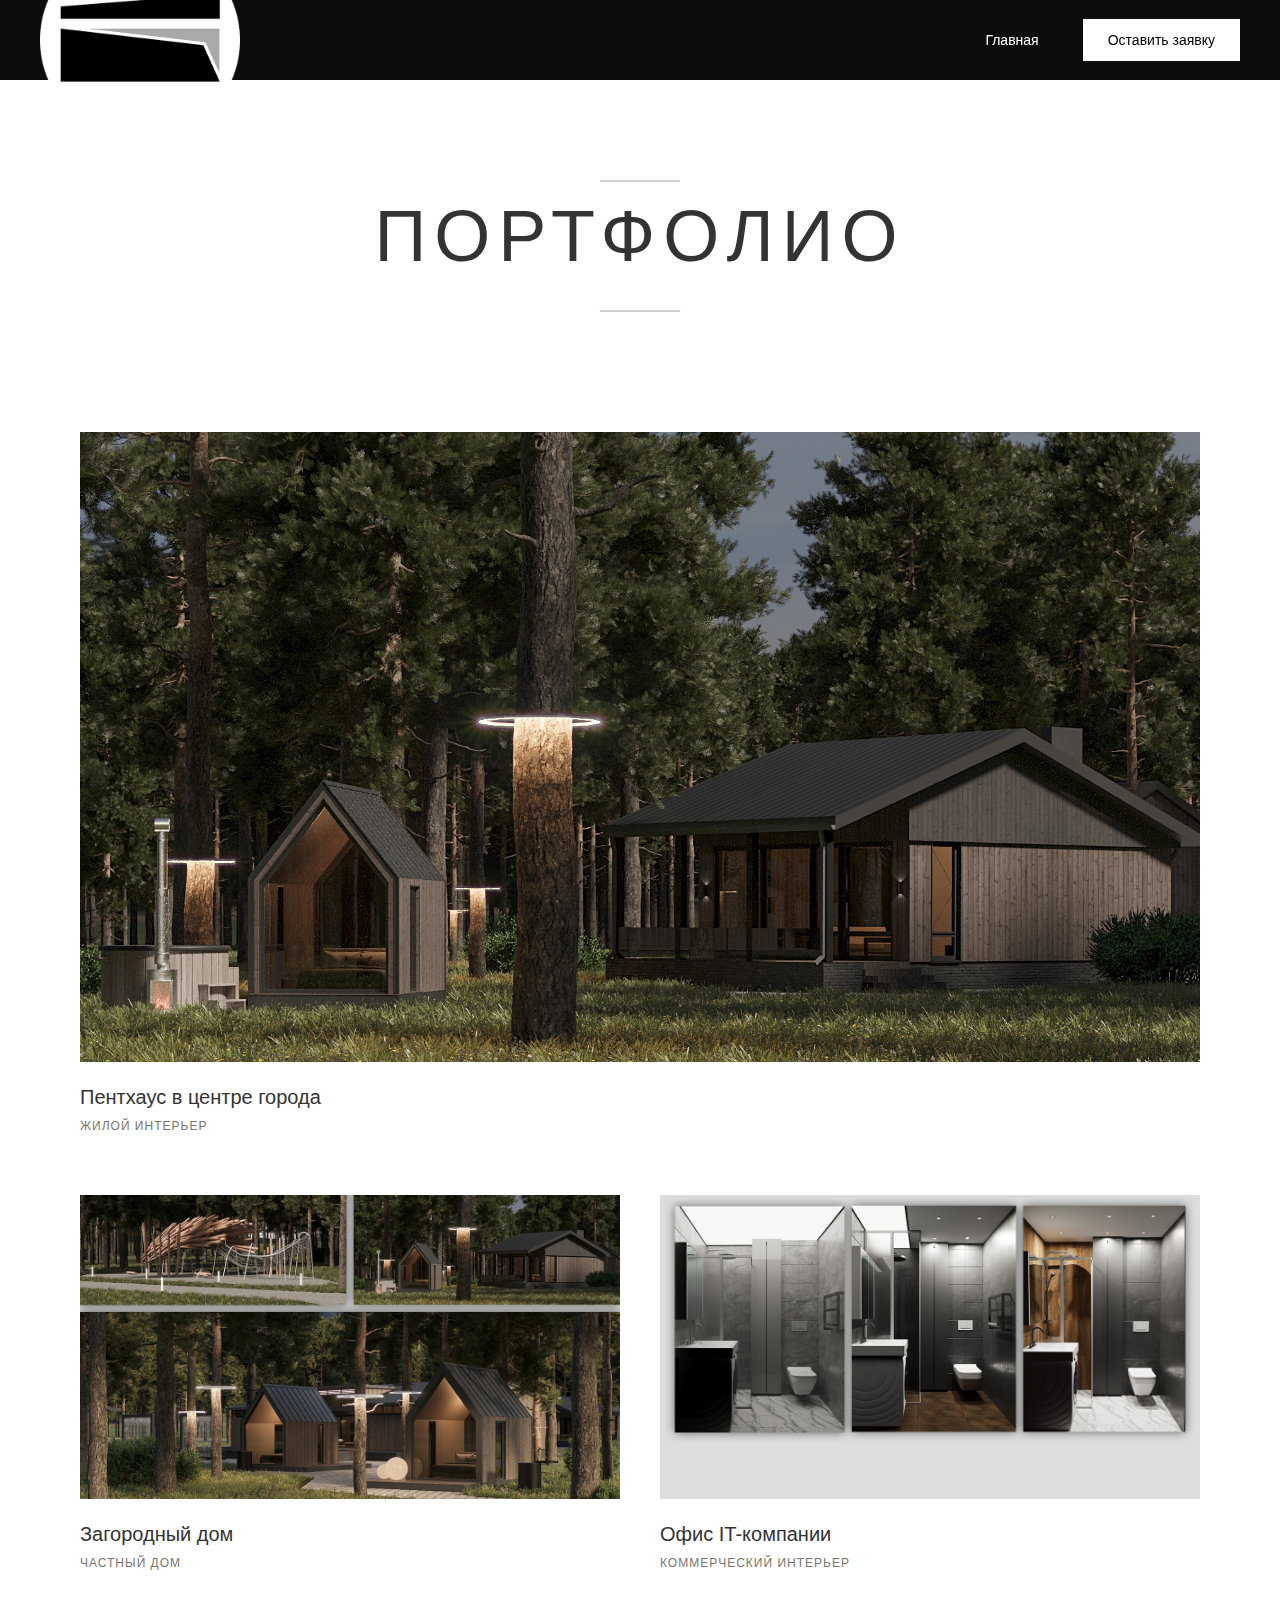
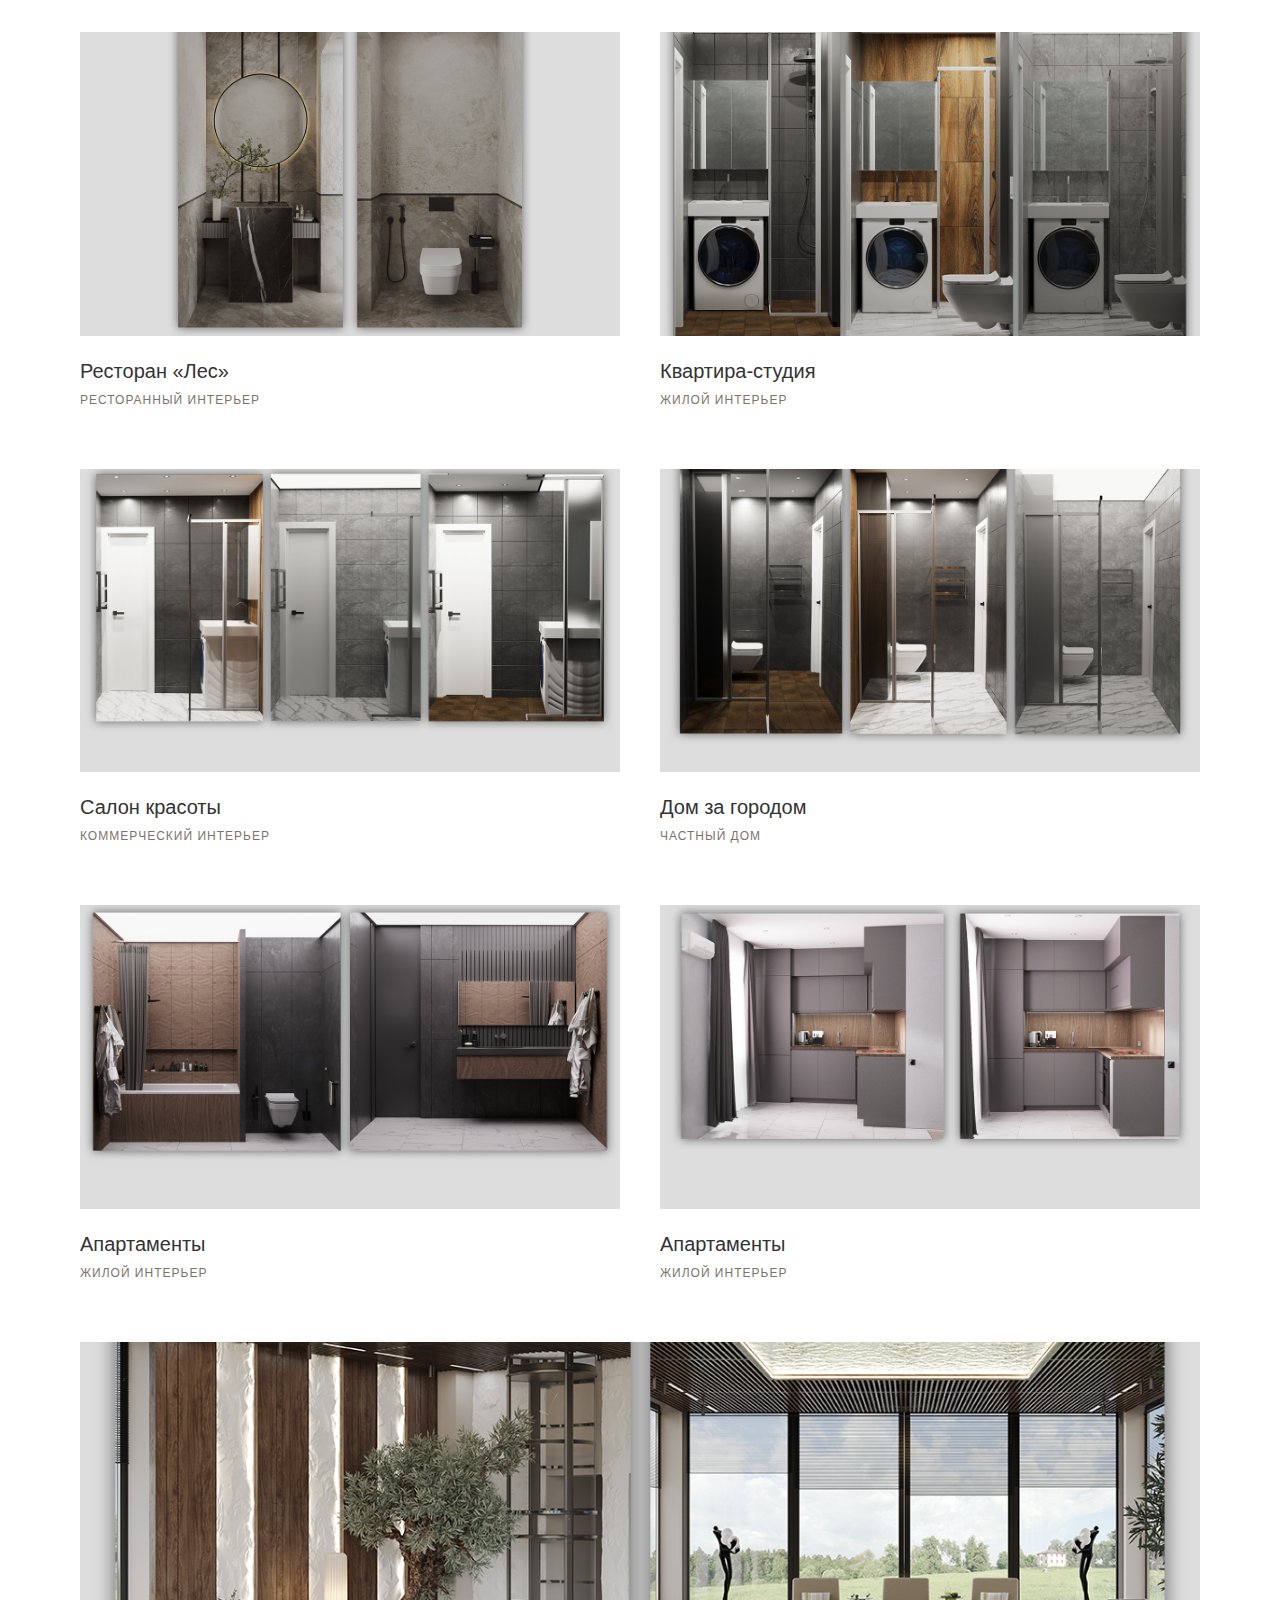
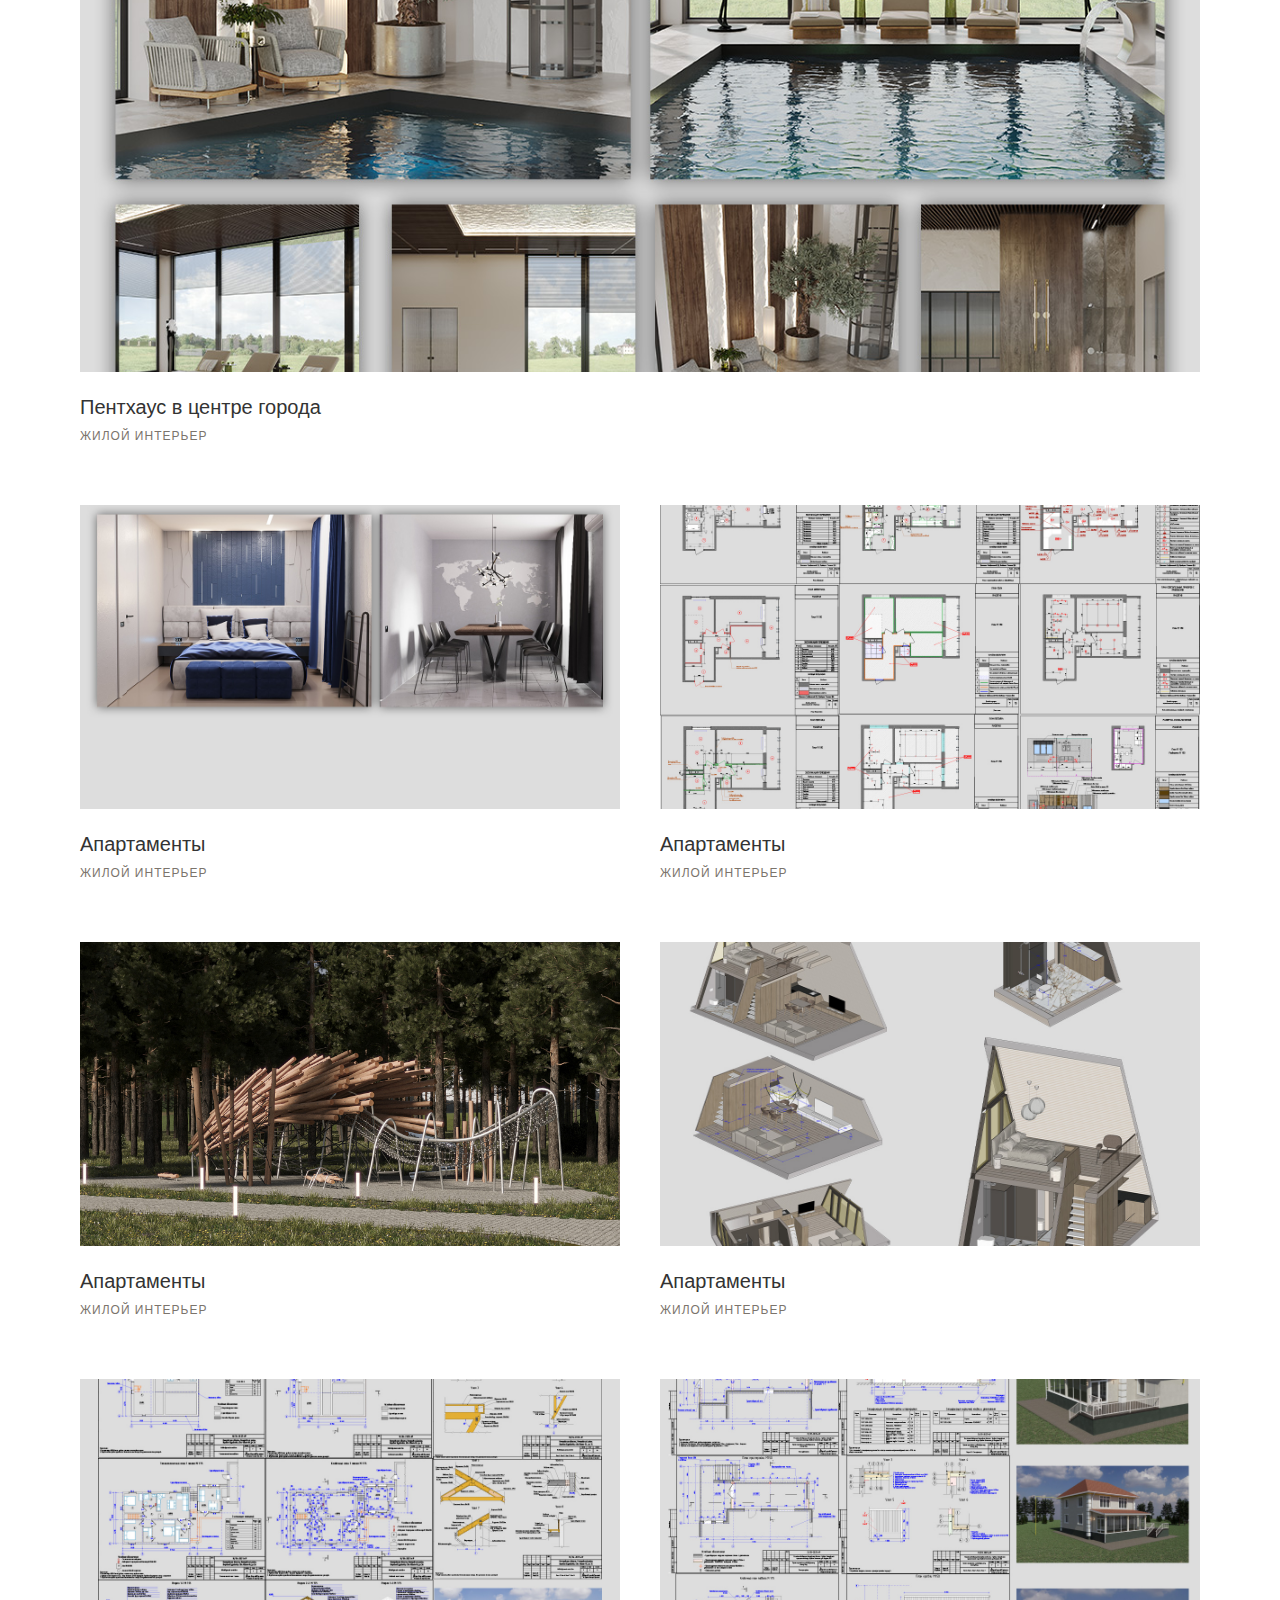
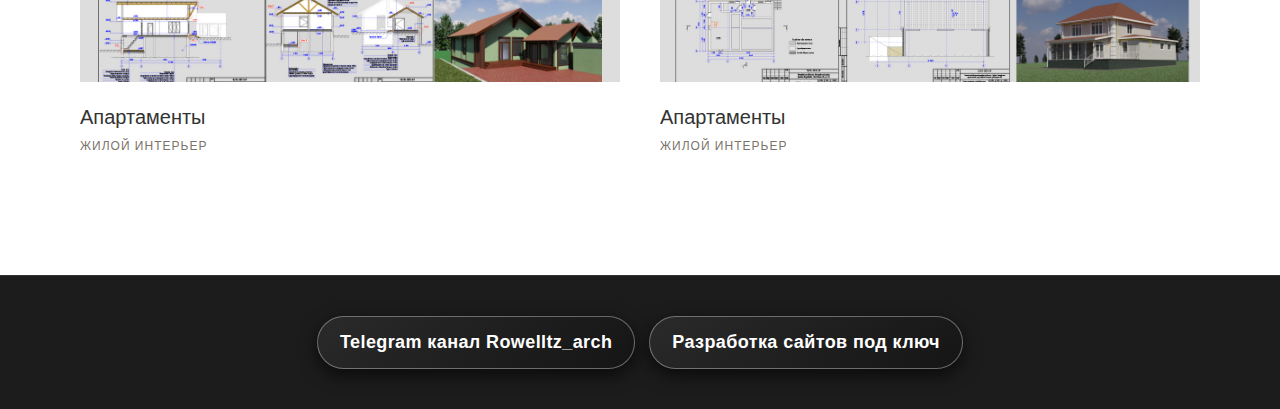
<file: portfolio.html>
<!DOCTYPE html>
<html lang="ru">
<head>
    <meta charset="UTF-8">
    <meta name="viewport" content="width=device-width, initial-scale=1.0">
    <title>Rowelltz arch. - Портфолио</title>
    <meta name="description" content="Портфолио архитектурного бюро Rowelltz arch. Проекты жилых и коммерческих интерьеров.">
    <link rel="icon" type="image/png" sizes="50x50" href="css/favicon.ico">
    <link rel="stylesheet" href="css/main.css"> <link rel="stylesheet" href="css/portfolio.css">

    <!-- Google tag (gtag.js) -->
    <script async src="https://www.googletagmanager.com/gtag/js?id=G-JLML2GPQ94"></script>
    <script>
        window.dataLayer = window.dataLayer || [];
        function gtag(){dataLayer.push(arguments);}
        gtag('js', new Date());

        gtag('config', 'G-JLML2GPQ94');
    </script>
</head>

<body>
    <div class="header__trigger"></div>
    <header class="header">
        <div class="header__logo">
            <a href="/">
                <img src="css/company_logo.png" alt="Rowelltz arch. logo">
            </a>
        </div>
        <nav class="header__nav">
            <a href="/" class="header__btn">Главная</a>
            <button type="button" class="header__btn header__btn--cta" id="open-form-btn">Оставить заявку</button>
        </nav>
    </header>
    
    <div id="modal-container"></div>

    <main>
        <section class="portfolio-hero">
            <div class="portfolio-hero__content">
                <div class="portfolio-hero__divider portfolio-animate"></div>
                <h1 class="portfolio-hero__title portfolio-animate">Портфолио</h1>
                <div class="portfolio-hero__divider portfolio-animate"></div>
            </div>
        </section>

        <!-- Portfolio grid -->
        <section class="portfolio-grid">
            <div class="portfolio-grid__items">
                <!-- Project 0 - Large -->
                <article class="portfolio-item portfolio-item_large">
                    <div class="portfolio-item__image-wrapper">
                        <img class="portfolio-item__image"
                            src="projects/0.jpg"
                            alt="Пентхаус в центре Кемерово">
                        <div class="portfolio-item__overlay">
                            <span class="portfolio-item__category">Интерьер</span>
                            <h3 class="portfolio-item__title">Пентхаус в центре</h3>
                            <span class="portfolio-item__location">г. Кемерово, 2026</span>
                        </div>
                    </div>
                    <div class="portfolio-item__info">
                        <h4 class="portfolio-item__info-title">Пентхаус в центре города</h4>
                        <span class="portfolio-item__info-category">Жилой интерьер</span>
                    </div>
                </article>

                <!-- Project 1 -->
                <article class="portfolio-item">
                    <div class="portfolio-item__image-wrapper">
                        <img class="portfolio-item__image"
                            src="projects/1.jpg"
                            alt="Загородный дом">
                        <div class="portfolio-item__overlay">
                            <span class="portfolio-item__category">Архитектура</span>
                            <h3 class="portfolio-item__title">Загородный дом</h3>
                            <span class="portfolio-item__location">п. Берёзовский, 2024</span>
                        </div>
                    </div>
                    <div class="portfolio-item__info">
                        <h4 class="portfolio-item__info-title">Загородный дом</h4>
                        <span class="portfolio-item__info-category">Частный дом</span>
                    </div>
                </article>

                <!-- Project 2 -->
                <article class="portfolio-item">
                    <div class="portfolio-item__image-wrapper">
                        <img class="portfolio-item__image"
                            src="projects/2.jpg"
                            alt="Офисное пространство">
                        <div class="portfolio-item__overlay">
                            <span class="portfolio-item__category">Коммерция</span>
                            <h3 class="portfolio-item__title">Офис IT-компании</h3>
                            <span class="portfolio-item__location">г. Кемерово, 2023</span>
                        </div>
                    </div>
                    <div class="portfolio-item__info">
                        <h4 class="portfolio-item__info-title">Офис IT-компании</h4>
                        <span class="portfolio-item__info-category">Коммерческий интерьер</span>
                    </div>
                </article>

                <!-- Project 3 -->
                <article class="portfolio-item">
                    <div class="portfolio-item__image-wrapper">
                        <img class="portfolio-item__image"
                            src="projects/3.jpg"
                            alt="Ресторан">
                        <div class="portfolio-item__overlay">
                            <span class="portfolio-item__category">Интерьер</span>
                            <h3 class="portfolio-item__title">Ресторан «Лес»</h3>
                            <span class="portfolio-item__location">г. Кемерово, 2023</span>
                        </div>
                    </div>
                    <div class="portfolio-item__info">
                        <h4 class="portfolio-item__info-title">Ресторан «Лес»</h4>
                        <span class="portfolio-item__info-category">Ресторанный интерьер</span>
                    </div>
                </article>

                <!-- Project 4 -->
                <article class="portfolio-item">
                    <div class="portfolio-item__image-wrapper">
                        <img class="portfolio-item__image"
                            src="projects/4.jpg"
                            alt="Квартира-студия">
                        <div class="portfolio-item__overlay">
                            <span class="portfolio-item__category">Интерьер</span>
                            <h3 class="portfolio-item__title">Квартира-студия</h3>
                            <span class="portfolio-item__location">г. Кемерово, 2024</span>
                        </div>
                    </div>
                    <div class="portfolio-item__info">
                        <h4 class="portfolio-item__info-title">Квартира-студия</h4>
                        <span class="portfolio-item__info-category">Жилой интерьер</span>
                    </div>
                </article>

                <!-- Project 5 -->
                <article class="portfolio-item">
                    <div class="portfolio-item__image-wrapper">
                        <img class="portfolio-item__image"
                            src="projects/5.jpg"
                            alt="Салон красоты">
                        <div class="portfolio-item__overlay">
                            <span class="portfolio-item__category">Коммерция</span>
                            <h3 class="portfolio-item__title">Салон красоты</h3>
                            <span class="portfolio-item__location">г. Кемерово, 2024</span>
                        </div>
                    </div>
                    <div class="portfolio-item__info">
                        <h4 class="portfolio-item__info-title">Салон красоты</h4>
                        <span class="portfolio-item__info-category">Коммерческий интерьер</span>
                    </div>
                </article>

                <!-- Project 6 -->
                <article class="portfolio-item">
                    <div class="portfolio-item__image-wrapper">
                        <img class="portfolio-item__image"
                            src="projects/6.jpg"
                            alt="Дом за городом">
                        <div class="portfolio-item__overlay">
                            <span class="portfolio-item__category">Архитектура</span>
                            <h3 class="portfolio-item__title">Дом за городом</h3>
                            <span class="portfolio-item__location">п. Ясногорский, 2023</span>
                        </div>
                    </div>
                    <div class="portfolio-item__info">
                        <h4 class="portfolio-item__info-title">Дом за городом</h4>
                        <span class="portfolio-item__info-category">Частный дом</span>
                    </div>
                </article>

                <!-- Project 7 -->
                <article class="portfolio-item">
                    <div class="portfolio-item__image-wrapper">
                        <img class="portfolio-item__image"
                            src="projects/7.jpg"
                            alt="Аппартаменты">
                        <div class="portfolio-item__overlay">
                            <span class="portfolio-item__category">Интерьер</span>
                            <h3 class="portfolio-item__title">Апартаменты</h3>
                            <span class="portfolio-item__location">г. Кемерово, 2024</span>
                        </div>
                    </div>
                    <div class="portfolio-item__info">
                        <h4 class="portfolio-item__info-title">Апартаменты</h4>
                        <span class="portfolio-item__info-category">Жилой интерьер</span>
                    </div>
                </article>

                <!-- Project 8 -->
                <article class="portfolio-item">
                    <div class="portfolio-item__image-wrapper">
                        <img class="portfolio-item__image"
                            src="projects/8.jpg"
                            alt="Аппартаменты">
                        <div class="portfolio-item__overlay">
                            <span class="portfolio-item__category">Интерьер</span>
                            <h3 class="portfolio-item__title">Апартаменты</h3>
                            <span class="portfolio-item__location">г. Кемерово, 2024</span>
                        </div>
                    </div>
                    <div class="portfolio-item__info">
                        <h4 class="portfolio-item__info-title">Апартаменты</h4>
                        <span class="portfolio-item__info-category">Жилой интерьер</span>
                    </div>
                </article>

                <!-- Project 9 - Large -->
                <article class="portfolio-item portfolio-item_large">
                    <div class="portfolio-item__image-wrapper">
                        <img class="portfolio-item__image"
                            src="projects/9.jpg"
                            alt="Пентхаус в центре Кемерово">
                        <div class="portfolio-item__overlay">
                            <span class="portfolio-item__category">Интерьер</span>
                            <h3 class="portfolio-item__title">Пентхаус в центре</h3>
                            <span class="portfolio-item__location">г. Кемерово, 2026</span>
                        </div>
                    </div>
                    <div class="portfolio-item__info">
                        <h4 class="portfolio-item__info-title">Пентхаус в центре города</h4>
                        <span class="portfolio-item__info-category">Жилой интерьер</span>
                    </div>
                </article>

                <!-- Project 10 -->
                <article class="portfolio-item">
                    <div class="portfolio-item__image-wrapper">
                        <img class="portfolio-item__image"
                            src="projects/10.jpg"
                            alt="Аппартаменты">
                        <div class="portfolio-item__overlay">
                            <span class="portfolio-item__category">Интерьер</span>
                            <h3 class="portfolio-item__title">Апартаменты</h3>
                            <span class="portfolio-item__location">г. Кемерово, 2024</span>
                        </div>
                    </div>
                    <div class="portfolio-item__info">
                        <h4 class="portfolio-item__info-title">Апартаменты</h4>
                        <span class="portfolio-item__info-category">Жилой интерьер</span>
                    </div>
                </article>

                <!-- Project 11 -->
                <article class="portfolio-item">
                    <div class="portfolio-item__image-wrapper">
                        <img class="portfolio-item__image"
                            src="projects/11.jpg"
                            alt="Аппартаменты">
                        <div class="portfolio-item__overlay">
                            <span class="portfolio-item__category">Интерьер</span>
                            <h3 class="portfolio-item__title">Апартаменты</h3>
                            <span class="portfolio-item__location">г. Кемерово, 2024</span>
                        </div>
                    </div>
                    <div class="portfolio-item__info">
                        <h4 class="portfolio-item__info-title">Апартаменты</h4>
                        <span class="portfolio-item__info-category">Жилой интерьер</span>
                    </div>
                </article>

                <!-- Project 12 -->
                <article class="portfolio-item">
                    <div class="portfolio-item__image-wrapper">
                        <img class="portfolio-item__image"
                            src="projects/12.jpg"
                            alt="Аппартаменты">
                        <div class="portfolio-item__overlay">
                            <span class="portfolio-item__category">Интерьер</span>
                            <h3 class="portfolio-item__title">Апартаменты</h3>
                            <span class="portfolio-item__location">г. Кемерово, 2024</span>
                        </div>
                    </div>
                    <div class="portfolio-item__info">
                        <h4 class="portfolio-item__info-title">Апартаменты</h4>
                        <span class="portfolio-item__info-category">Жилой интерьер</span>
                    </div>
                </article>

                <!-- Project 13 -->
                <article class="portfolio-item">
                    <div class="portfolio-item__image-wrapper">
                        <img class="portfolio-item__image"
                            src="projects/13.jpg"
                            alt="Аппартаменты">
                        <div class="portfolio-item__overlay">
                            <span class="portfolio-item__category">Интерьер</span>
                            <h3 class="portfolio-item__title">Апартаменты</h3>
                            <span class="portfolio-item__location">г. Кемерово, 2024</span>
                        </div>
                    </div>
                    <div class="portfolio-item__info">
                        <h4 class="portfolio-item__info-title">Апартаменты</h4>
                        <span class="portfolio-item__info-category">Жилой интерьер</span>
                    </div>
                </article>

                <!-- Project 14 -->
                <article class="portfolio-item">
                    <div class="portfolio-item__image-wrapper">
                        <img class="portfolio-item__image"
                            src="projects/14.jpg"
                            alt="Аппартаменты">
                        <div class="portfolio-item__overlay">
                            <span class="portfolio-item__category">Интерьер</span>
                            <h3 class="portfolio-item__title">Апартаменты</h3>
                            <span class="portfolio-item__location">г. Кемерово, 2024</span>
                        </div>
                    </div>
                    <div class="portfolio-item__info">
                        <h4 class="portfolio-item__info-title">Апартаменты</h4>
                        <span class="portfolio-item__info-category">Жилой интерьер</span>
                    </div>
                </article>

                <!-- Project 15 -->
                <article class="portfolio-item">
                    <div class="portfolio-item__image-wrapper">
                        <img class="portfolio-item__image"
                            src="projects/15.jpg"
                            alt="Аппартаменты">
                        <div class="portfolio-item__overlay">
                            <span class="portfolio-item__category">Интерьер</span>
                            <h3 class="portfolio-item__title">Апартаменты</h3>
                            <span class="portfolio-item__location">г. Кемерово, 2024</span>
                        </div>
                    </div>
                    <div class="portfolio-item__info">
                        <h4 class="portfolio-item__info-title">Апартаменты</h4>
                        <span class="portfolio-item__info-category">Жилой интерьер</span>
                    </div>
                </article>
            </div>
        </section>

        <footer class="portfolio-footer">
            <div class="footer-buttons">
                <a href="https://t.me/Rowelltz_arch" target="_blank" class="footer-btn">
                    Telegram канал Rowelltz_arch
                </a>
                <a href="https://kwork.ru/website-development/42671859/razrabotka-sayta-pod-klyuch" target="_blank" class="footer-btn footer-btn_dev">
                    Разработка сайтов под ключ
                </a>
            </div>
        </footer>
    </main>

    <script src="js/portfolio.js"></script>
</body>
</html>
</file>
<file: css/portfolio.css>
:root {
    --color-bg: #ffffff;
    --color-text: #333333;
    --color-accent: #7b746c;
    --color-divider: #d2cec9;
    --color-overlay: rgba(26, 26, 26, 0.85);
    --font-main: Helvetica, Arial, sans-serif;
    --transition: all 0.4s cubic-bezier(0.25, 0.46, 0.45, 0.94);
}

/* Base settings */
body {
    margin: 0;
    padding: 0;
    background-color: var(--color-bg);
    color: var(--color-text);
    font-family: var(--font-main);
    -webkit-font-smoothing: antialiased;
}

/* Modal Container */
#modal-container {
    background: rgba(0, 0, 0, 0.6);
    display: none;
    position: fixed;
    top: 0;
    left: 0;
    width: 100vw;
    height: 100vh;
    justify-content: center;
    align-items: center;
    z-index: 1000;
}

.modal-wrapper {
    display: flex;
    justify-content: center;
    align-items: center;
    width: 100%;
}

/* Header */
.header {
    position: fixed;
    top: 0;
    left: 0;
    right: 0;
    height: 80px;
    background-color: rgba(0, 0, 0, 0.95);
    display: flex;
    align-items: center;
    justify-content: space-between;
    padding: 0 40px;
    z-index: 1000;
    color: #fff;
    transition: transform 0.4s ease-in-out;
    transform: translateY(-100%);
}

.header__btn:hover {
    background-color: #ffffff;
    color: #000000;
}

/* Hero-section */
.portfolio-hero {
    padding: 180px 40px 60px;
    max-width: 1200px;
    margin: 0 auto;
    text-align: center;
}

.portfolio-hero__title {
    font-size: 72px;
    font-weight: 300;
    margin: 0 0 20px 0;
    text-transform: uppercase;
    letter-spacing: 8px;
    color: var(--color-text);
}

.portfolio-hero__divider {
    width: 80px;
    height: 2px;
    background-color: var(--color-divider);
    margin: 0 auto;
}

/* Project web */
.portfolio-grid {
    padding: 60px 40px 100px;
    max-width: 1200px;
    margin: 0 auto;
}

.portfolio-grid__items {
    display: grid;
    grid-template-columns: repeat(2, 1fr);
    gap: 40px;
}

.portfolio-item {
    text-decoration: none;
    color: inherit;
}

.portfolio-item_large {
    grid-column: span 2;
}

.portfolio-item__image-wrapper {
    position: relative;
    aspect-ratio: 16 / 9;
    overflow: hidden;
    background-color: #f5f5f5;
}

.portfolio-item__image {
    width: 100%;
    height: 100%;
    object-fit: cover;
    transition: transform 0.8s ease;
}

.portfolio-item:hover .portfolio-item__image {
    transform: scale(1.05);
}

/* Overlay while hover */
.portfolio-item__overlay {
    position: absolute;
    top: 0; left: 0; right: 0; bottom: 0;
    background: var(--color-overlay);
    display: flex;
    flex-direction: column;
    justify-content: center;
    align-items: center;
    opacity: 0;
    transition: opacity 0.4s ease;
    padding: 30px;
    text-align: center;
    color: #fff;
}

.portfolio-item:hover .portfolio-item__overlay {
    opacity: 1;
}

.portfolio-item__category {
    font-size: 11px;
    text-transform: uppercase;
    letter-spacing: 2px;
    color: rgba(255,255,255,0.7);
    margin-bottom: 10px;
}

/* Information under project-card */
.portfolio-item__info {
    padding: 20px 0;
}

.portfolio-item__info-title {
    font-size: 20px;
    font-weight: 500;
    margin: 0;
}

.portfolio-item__info-category {
    font-size: 12px;
    color: var(--color-accent);
    text-transform: uppercase;
    letter-spacing: 1px;
    margin-top: 5px;
    display: block;
}

/* Footer */
.portfolio-footer {
    padding: 40px 0;
    background-color: #1c1c1c;
    text-align: center;
    border-top: 1px solid rgba(255,255,255,0.1);
}

.footer-buttons {
    display: flex;
    justify-content: center;
    gap: 14px;
    flex-wrap: wrap;
}

.footer-btn {
    display: inline-block;
    padding: 12px 22px;
    font-size: 18px;
    font-weight: 600;
    letter-spacing: 0.4px;
    color: #ffffff;
    text-decoration: none;
    border-radius: 28px;
    background: linear-gradient(145deg, #2a2a2a, #151515);
    border: 1px solid rgba(255, 255, 255, 0.35);
    box-shadow: 0 6px 18px rgba(0, 0, 0, 0.65);
    transition: all 0.25s ease;
    cursor: pointer;
    font-family: var(--font-main);
}

.footer-btn:hover {
    transform: translateY(-1px);
    box-shadow: 0 10px 26px rgba(0, 0, 0, 0.8);
    background: linear-gradient(145deg, #333, #1a1a1a);
}

/* Animation */
.portfolio-animate {
    opacity: 0;
    transform: translateY(30px);
    transition: opacity 0.8s ease, transform 0.8s ease;
}

.portfolio-animate_visible {
    opacity: 1;
    transform: translateY(0);
}

/* Mobile adaptive */

@media (max-width: 960px) {
    .portfolio-hero {
        padding: 120px 20px 40px;
    }

    .portfolio-hero__title {
        font-size: 36px;
        letter-spacing: 4px;
    }

    .portfolio-grid__items {
        grid-template-columns: 1fr; 
        gap: 30px;
    }

    .portfolio-item_large {
        grid-column: span 1;
    }

    .portfolio-item__overlay {
        opacity: 0 !important;
        visibility: hidden;
        pointer-events: none;
        transition: opacity 0.3s ease;
        background: rgba(0, 0, 0, 0.7);
    }

    .portfolio-item.active .portfolio-item__overlay {
        opacity: 1 !important;
        visibility: visible;
        pointer-events: auto;
    }

    .portfolio-item.active .portfolio-item__image {
        transform: scale(1.05);
    }

    .header {
        padding: 0 20px;
        height: 64px;
    }

    .header__logo img {
        height: auto; 
        max-width: 100px;
        display: block;
    }

    .footer-buttons {
        flex-direction: column;
        align-items: center;
        gap: 15px;
    }

    .footer-btn {
        width: 100%;
        max-width: 300px;
        text-align: center;
    }
}

@media (max-width: 480px) {
    .portfolio-hero__title {
        font-size: 28px;
    }
    
    .portfolio-item__info-title {
        font-size: 18px;
    }
}
</file>
<file: css/main.css>
/* Reset and Base Styles */
*, *::before, *::after {
    box-sizing: border-box;
}

html {
    scroll-behavior: smooth;
}

body {
    margin: 0;
    font-family: Arial, sans-serif;
    line-height: 1.5;
    -webkit-font-smoothing: antialiased;
}

img {
    max-width: 100%;
    height: auto;
    display: block;
}

a {
    color: inherit;
    text-decoration: none;
}

/* Container */
.container {
    max-width: 1200px;
    margin: 0 auto;
    padding: 0 20px;
}

/* Header */
.header {
    position: fixed;
    top: 0;
    left: 0;
    right: 0;
    height: 80px;
    background-color: #000000;
    display: flex;
    align-items: center;
    justify-content: space-between;
    padding: 0 40px;
    z-index: 1000;
    transform: translateY(-100%);
    transition: transform 0.4s ease-in-out;
}

.header.visible {
    transform: translateY(0);
}

.header__logo {
    display: flex;
    align-items: center;
}

.header__logo img {
    max-width: 200px;
    height: auto;
}

.header__nav {
    display: flex;
    align-items: center;
    gap: 20px;
}

.header__btn {
    padding: 12px 24px;
    font-family: Arial, sans-serif;
    font-size: 14px;
    font-weight: 500;
    text-decoration: none;
    transition: all 0.3s ease;
    cursor: pointer;
    border: none;
    background: none;
}

.header__btn--portfolio {
    color: #ffffff;
}

.header__btn--portfolio:hover {
    background-color: #ffffff;
    color: #000000;
}

.header__btn--cta {
    color: #000000;
    background-color: #ffffff;
    border: 1px solid #ffffff;
}

.header__btn--cta:hover {
    background-color: #e0e0e0;
    border-color: #e0e0e0;
}

/* Header Trigger Area */
.header__trigger {
    position: fixed;
    top: 0;
    left: 0;
    right: 0;
    height: 80px;
    z-index: 999;
}

.header__trigger:hover ~ .header,
.header:hover {
    transform: translateY(0);
}

/* Hero Section */
.hero {
    position: relative;
    height: 100vh;
    min-height: 700px;
    display: flex;
    align-items: center;
    justify-content: center;
    overflow: hidden;
}

.hero__background {
    position: absolute;
    top: 0;
    left: 0;
    right: 0;
    bottom: 0;
    background-size: cover;
    background-position: center;
    background-repeat: no-repeat;
}

.hero__overlay {
    position: absolute;
    top: 0;
    left: 0;
    right: 0;
    bottom: 0;
    background: linear-gradient(rgba(0, 0, 0, 0.3), rgba(0, 0, 0, 0.6));
}

.hero__content {
    position: relative;
    text-align: center;
    color: #ffffff;
    padding: 0 20px;
}

.hero__title {
    font-size: 72px;
    font-weight: 600;
    line-height: 1.17;
    margin: 0 0 24px;
}

.hero__subtitle {
    font-size: 14px;
    font-weight: 600;
    text-transform: uppercase;
    letter-spacing: 2.5px;
    margin: 0;
}

.hero__scroll {
    position: absolute;
    bottom: 40px;
    left: 50%;
    transform: translateX(-50%);
    background: none;
    border: none;
    cursor: pointer;
    padding: 10px;
    opacity: 0.8;
    transition: opacity 0.2s ease;
}

.hero__scroll:hover {
    opacity: 0.6;
}

.hero__scroll svg {
    width: 38px;
    height: 19px;
    fill: #ffffff;
}

.hero__scroll svg {
    animation: scrollArrow 1.7s ease infinite;
}

@keyframes scrollArrow {
    0%, 100% { transform: translateY(0); }
    50% { transform: translateY(-7px); }
}

/* About Section */
.about {
    padding: 180px 0;
    background-color: #f0f0f0;
    text-align: center;
}

.about__subtitle {
    font-size: 16px;
    font-weight: 600;
    text-transform: uppercase;
    letter-spacing: 2.5px;
    margin: 0 0 40px;
}

.about__title {
    font-size: 64px;
    font-weight: 600;
    line-height: 1.23;
    margin: 0 0 40px;
    color: #000000;
}

.about__description {
    font-size: 24px;
    font-weight: 300;
    line-height: 1.5;
    max-width: 800px;
    margin: 0 auto;
    color: #000000;
}

/* Projects Section */
.projects {
    padding: 0 0 30px;
    background-color: #f0f0f0;
}

.projects__grid {
    display: grid;
    grid-template-columns: repeat(2, 1fr);
    gap: 0;
}

.project-card {
    position: relative;
    height: 400px;
    overflow: hidden;
    cursor: pointer;
}

.project-card--large {
    grid-column: span 2;
    height: 650px;
}

.project-card__image {
    position: absolute;
    top: 0;
    left: 0;
    right: 0;
    bottom: 0;
    background-size: cover;
    background-position: center;
    transition: transform 0.25s ease;
}

.project-card:hover .project-card__image {
    transform: scale(1.05);
}

.project-card__overlay {
    position: absolute;
    top: 0;
    left: 0;
    right: 0;
    bottom: 0;
    background: linear-gradient(to bottom, rgba(0, 0, 0, 0.8), rgba(0, 0, 0, 0.8));
    opacity: 0;
    transition: opacity 0.25s ease;
}

.project-card:hover .project-card__overlay {
    opacity: 0.8;
}

.project-card__content {
    position: absolute;
    top: 50%;
    left: 50%;
    transform: translate(-50%, -50%);
    text-align: center;
    color: #ffffff;
    opacity: 0;
    transition: opacity 0.25s ease, transform 0.25s ease;
    width: 100%;
    padding: 20px 40px;
}

.project-card:hover .project-card__content {
    opacity: 1;
    transform: translate(-50%, -50%);
}

.project-card__title {
    font-size: 36px;
    font-weight: 600;
    line-height: 1.23;
    margin: 0 0 20px;
}

.project-card__text {
    font-size: 22px;
    font-weight: 300;
    line-height: 1.55;
    margin: 0;
}

/* Contacts Section */
.contacts {
    padding: 40px 0;
    background-color: #1c1c1c;
    text-align: center;
}

.contacts__buttons {
    display: flex;
    justify-content: center;
    gap: 14px;
    flex-wrap: wrap;
}

.contacts__btn {
    display: inline-block;
    padding: 12px 22px;
    font-size: 18px;
    font-weight: 600;
    letter-spacing: 0.4px;
    color: #ffffff;
    text-decoration: none;
    border-radius: 28px;
    background: linear-gradient(145deg, #2a2a2a, #151515);
    border: 1px solid rgba(255, 255, 255, 0.35);
    box-shadow: 0 6px 18px rgba(0, 0, 0, 0.65);
    transition: all 0.25s ease;
}

.contacts__btn:hover {
    transform: translateY(-1px);
    box-shadow: 0 10px 26px rgba(0, 0, 0, 0.8);
}

/* Modal */
#modal-container {
    background: rgba(0, 0, 0, 0.6);
    display: none;
    position: fixed;
    top: 0;
    left: 0;
    width: 100vw;
    height: 100vh;
    justify-content: center;
    align-items: center;
    z-index: 1000;
}

.modal-wrapper {
    display: flex;
    justify-content: center;
    align-items: center;
    width: 100%;
}

.contact-form {
    display: flex;
    flex-direction: column;
    gap: 25px;
    width: 100%;
    max-width: 600px;
    background: #1a1a1a;
    padding: 80px 20px 20px 20px;
    border-radius: 10px;
    border: 2px solid #fff;
    position: relative;
    box-shadow: 0 0 50px rgba(255,255,255,0.05);
    max-height: 90vh;
    overflow-y: auto;
    opacity: 0;
    transform: translateY(-50px) scale(0.95);
    transition: opacity 0.4s ease, transform 0.4s ease;
}

.contact-form.show {
    opacity: 1;
    transform: translateY(0) scale(1);
}

.contact-form__close {
    position: absolute;
    top: 10px;
    right: 10px;
    background: #fff;
    color: #000;
    font-size: 24px;
    border-radius: 50%;
    border: none;
    cursor: pointer;
    width: 40px;
    height: 40px;
    display: flex;
    align-items: center;
    justify-content: center;
    z-index: 10;
}

.contact-form label {
    color: #fff;
    font-size: 16px;
    display: flex;
    flex-direction: column;
    font-weight: 500;
}

.contact-form input,
.contact-form textarea {
    margin-top: 8px;
    padding: 14px 18px;
    background: #111;
    border: 2px solid #fff;
    border-radius: 5px;
    color: #fff;
    font-size: 16px;
    outline: none;
}

.contact-form button[type="submit"] {
    padding: 16px 25px;
    background: #fff;
    color: #000;
    font-weight: 700;
    text-transform: uppercase;
    cursor: pointer;
    border: none;
    transition: 0.3s;
}

.contact-form button[type="submit"]:hover {
    background: #000;
    color: #fff;
    outline: 2px solid #fff;
}

/* Responsive Styles */
@media (max-width: 1200px) {
    .hero__title {
        font-size: 68px;
    }

    .about__title {
        font-size: 60px;
    }

    .about__description {
        font-size: 22px;
    }

    .project-card__title {
        font-size: 32px;
    }

    .project-card__text {
        font-size: 20px;
    }
}

@media (max-width: 960px) {
    .projects__grid {
        grid-template-columns: 1fr;
    }

    .project-card--large {
        grid-column: span 1;
        height: 400px;
    }

    .header {
        padding: 0 20px;
    }

    .header__nav {
        gap: 15px;
    }

    .header__btn {
        padding: 10px 18px;
        font-size: 13px;
    }
}

@media (max-width: 640px) {
    .hero__title {
        font-size: 32px;
    }

    .hero__subtitle {
        font-size: 10px;
    }

    .about {
        padding: 120px 0;
    }

    .about__title {
        font-size: 30px;
    }

    .about__description {
        font-size: 20px;
        line-height: 1.4;
    }

    .project-card__title {
        font-size: 28px;
    }

    .project-card__text {
        font-size: 18px;
    }

    .contacts {
        padding: 90px 0;
    }

    .contacts__btn {
        padding: 12px 20px;
        font-size: 16px;
    }

    .header {
        height: 64px;
    }

    .header__logo img {
        max-width: 150px;
    }
}

@media (max-width: 480px) {
    .hero__title {
        font-size: 30px;
    }

    .contacts__buttons {
        flex-direction: column;
        align-items: center;
    }
}
</file>
